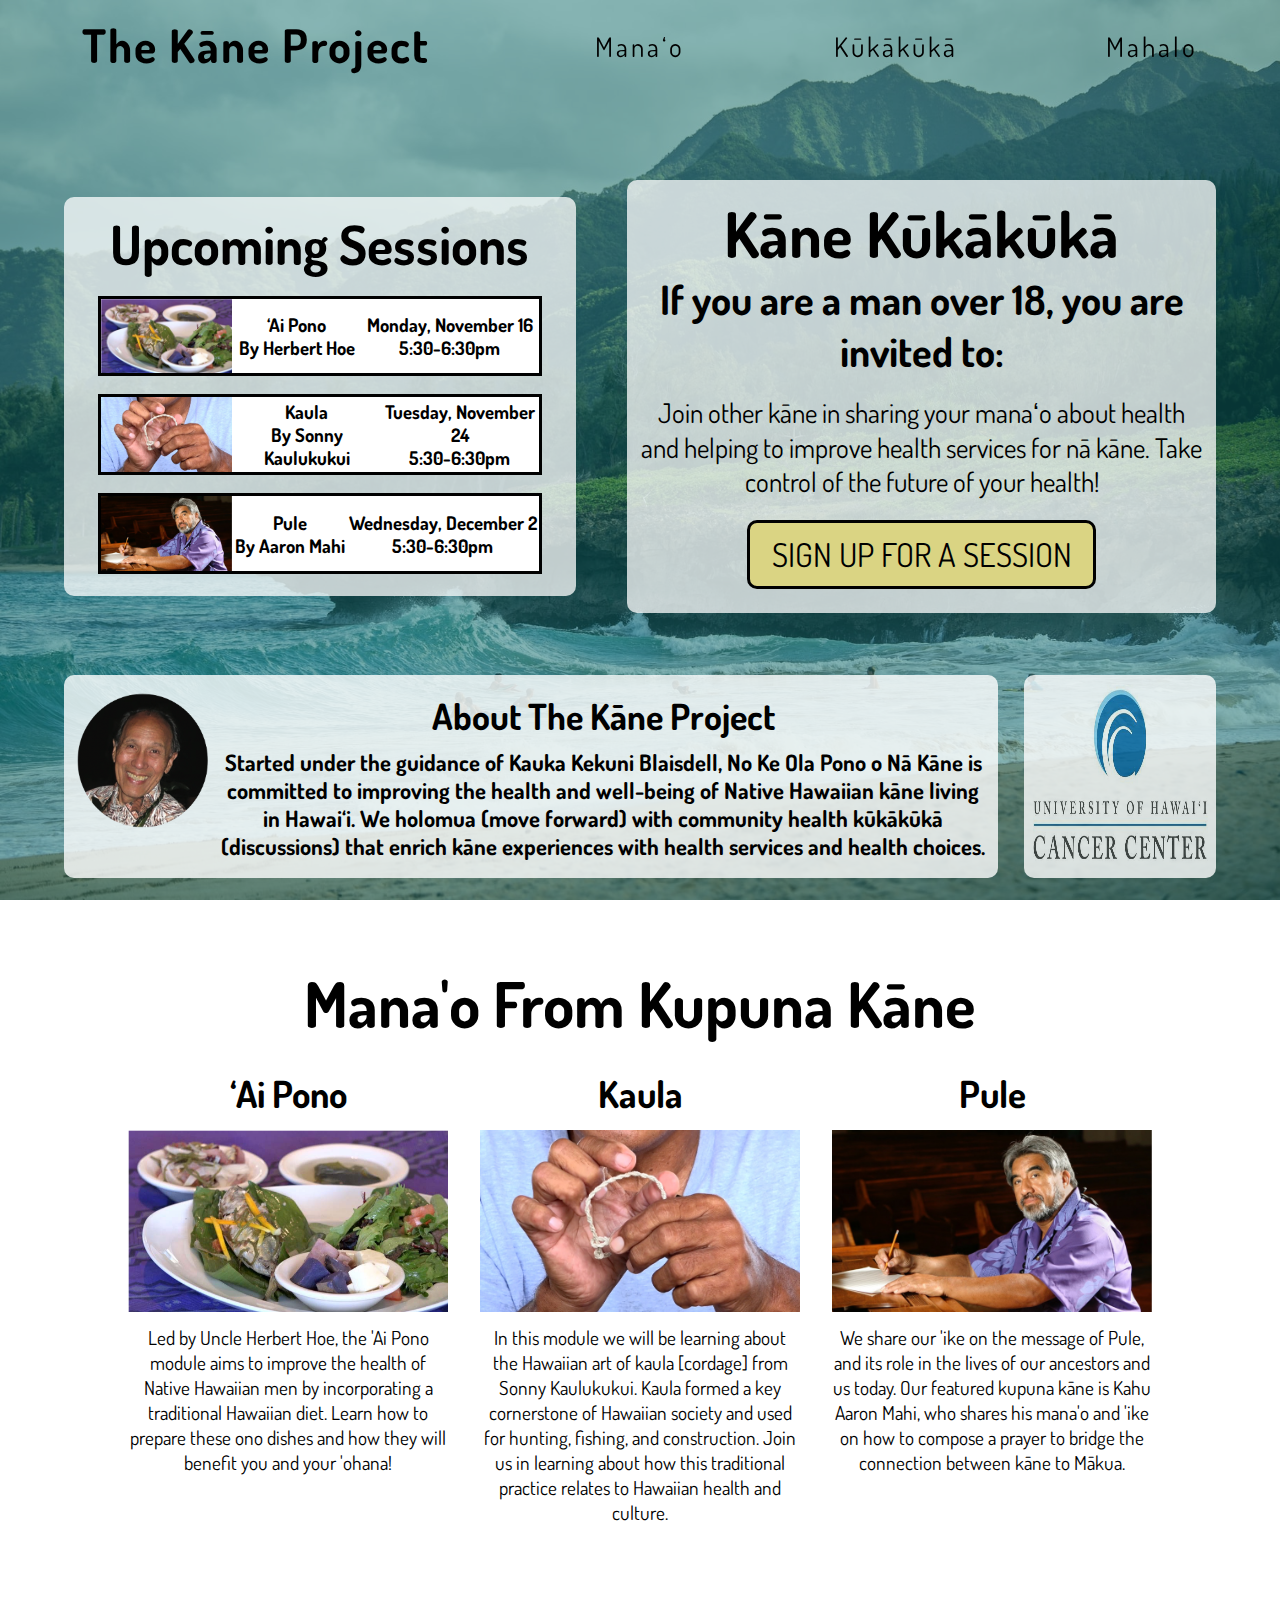
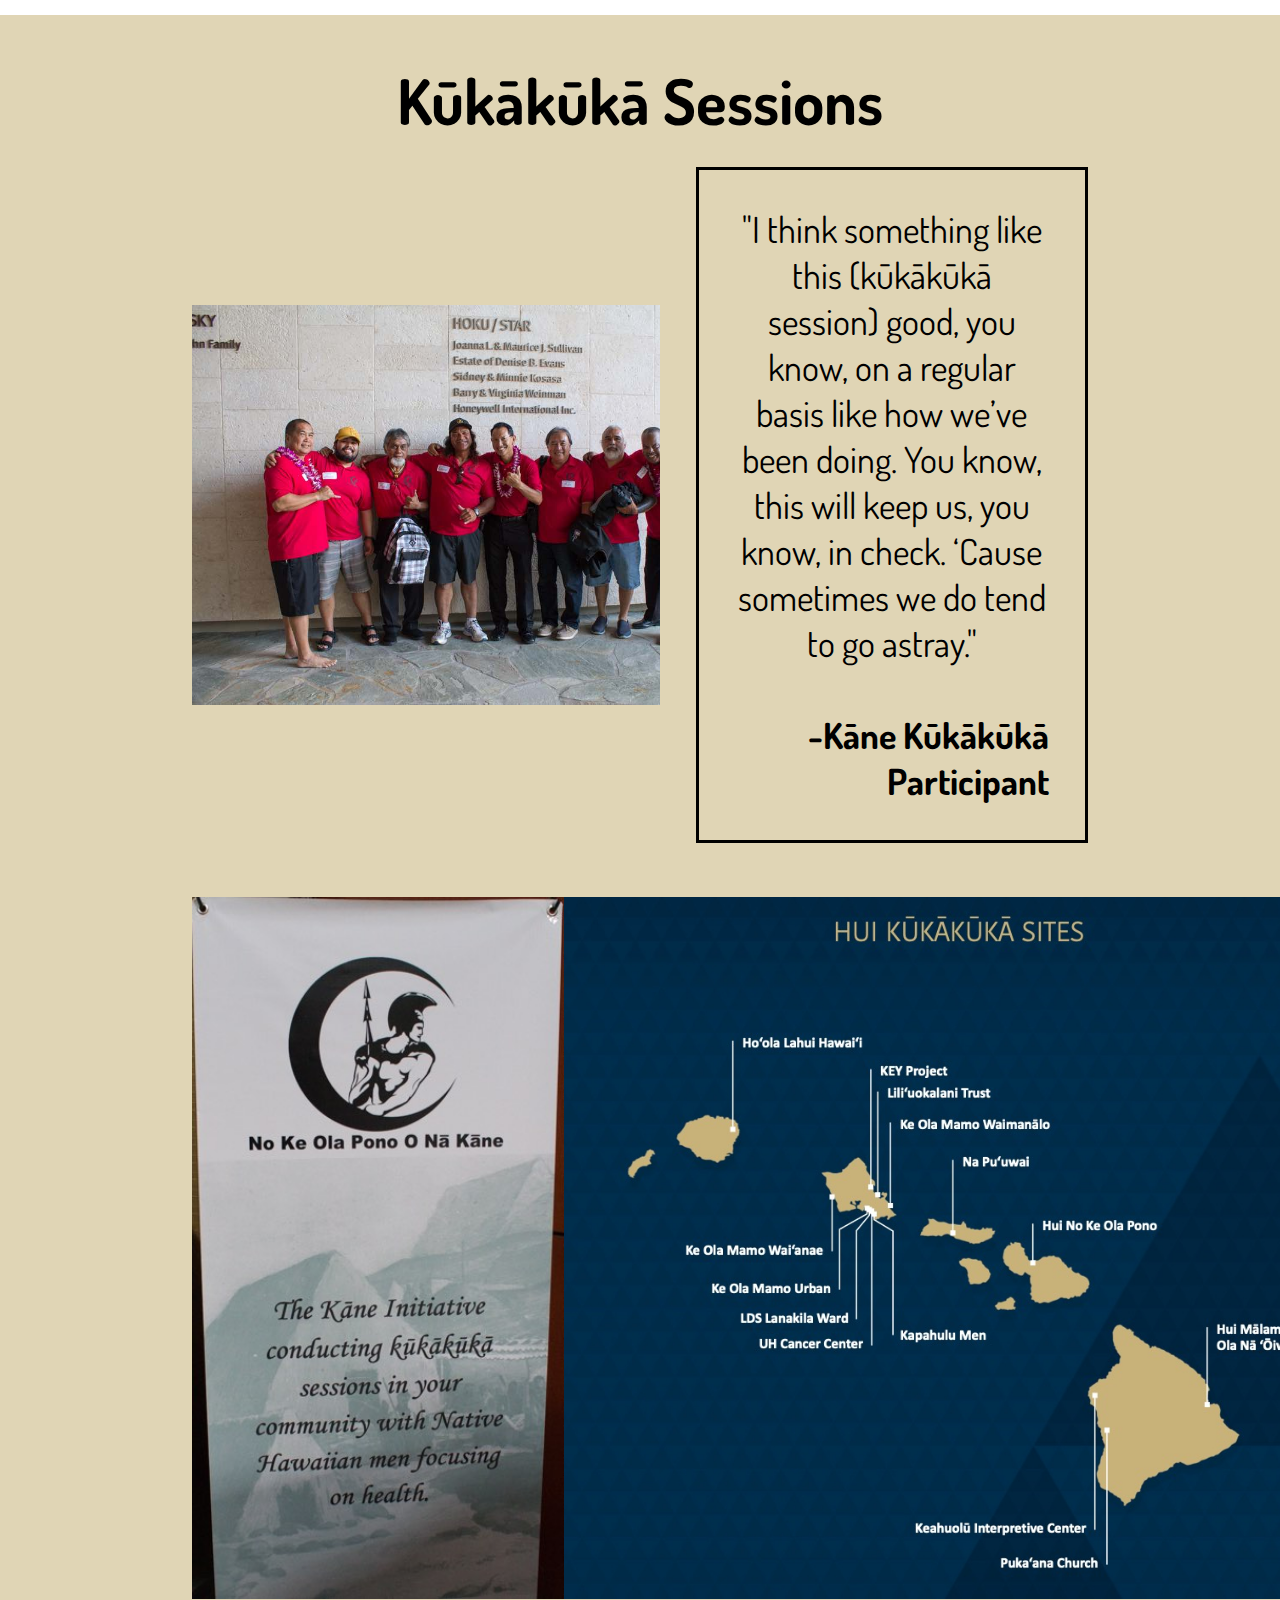
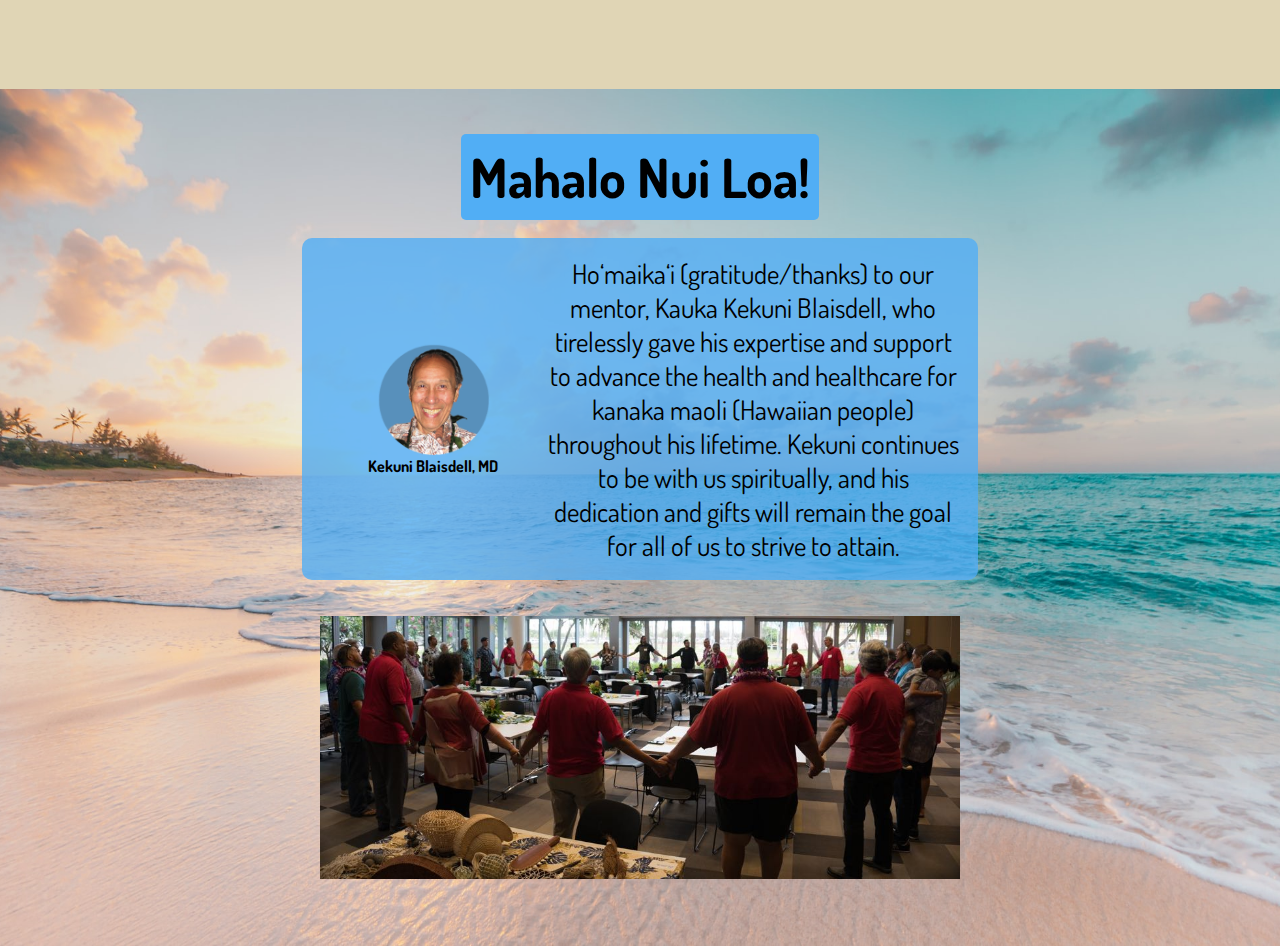
<file: index.html>
<!DOCTYPE html>
<html lang="en">
<head>
  <meta charset="UTF-8">
  <meta name="viewport" content="width=device-width, initial-scale=1.0">
  <link rel='icon' href='img/Favicon.png' type='image/icon'/ >
  <title>No Ke Ola Pono o Nā Kāne</title>
  <link rel="stylesheet" href="style.css">
  <link href="https://fonts.googleapis.com/css2?family=Dosis&display=swap" rel="stylesheet">
</head>
<body>
  <nav>
    <div class="logo">
      <a href = "index.html"><h1>The Kāne Project</h1></a>
    </div>
    <ul class = "nav-links">
      <li>
        <a href = "#manao">Mana‘o</a>
      </li>
      <li>
        <a href = "#kupuna">Kūkākūkā</a>
      </li>
      <li>
        <a href = "#kauka">Mahalo</a>
      </li>
    </ul>
    <div class="burger">
      <div class = "line1"></div>
      <div class = "line2"></div>
      <div class = "line3"></div>
    </div>
  </nav>
  <div class = "overlay">
  </div>
  <div class="home">
    <div class="landing">
      <div class="sessions">
        <h2>Upcoming Sessions</h2>
        <div class="sessions-scroll">
          <div class="session">
            <img src = "img/meal.jpg">
            <div class = "text">
              <h3>‘Ai Pono </br> By Herbert Hoe</h3>
              <h3>Monday, November 16 </br> 5:30-6:30pm</h3>
            </div>
          </div>
          <div class="session">
            <img src = "img/cordage.jpg">
            <div class = "text">
              <h3>Kaula </br> By Sonny Kaulukukui</h3>
              <h3>Tuesday, November 24 </br> 5:30-6:30pm</h3>
            </div>
          </div>
          <div class="session">
            <img src = "img/mahi.jpg">
            <div class = "text">
              <h3>Pule </br> By Aaron Mahi</h3>
              <h3>Wednesday, December 2 </br> 5:30-6:30pm</h3>
            </div>
          </div>
        </div>
      </div>
      <div class="signup">
        <h2>Kāne Kūkākūkā</h2>
        <h3>If you are a man over 18, you are invited to:</h3>
        <p>
          Join other kāne in sharing your manaʻo about health and
          helping to improve health services for nā kāne. Take control of
          the future of your health!
        </p>
        <button class="signup-link">SIGN UP FOR A SESSION</button>
      </div>
    </div>
    <div class="info">
      <div class = "about">
        <img src = "img/Kekuni.png">
        <div class = "text">
          <h2>About The Kāne Project</h2>
          <h4>Started under the guidance of Kauka Kekuni Blaisdell, No Ke Ola
            Pono o Nā Kāne is committed to improving the health and
            well-being of Native Hawaiian kāne living in Hawai‘i. We holomua
            (move forward) with community health kūkākūkā (discussions) that
            enrich kāne experiences with health services and health choices.
          </h4>
        </div>
      </div>
      <img src = "img/uhcc.jpg">
    </div>
  </div>
  <div class="modules" id = "kukakuka">
      <div class="invited">
        <h2>Mana'o From Kupuna Kāne</h2>
        <div class="descriptions">
          <div class="module">
            <h3>‘Ai Pono</h3>
            <img src = "img/meal.jpg">
            <p>
              Led by Uncle Herbert Hoe, the 'Ai Pono module aims to improve
              the health of Native Hawaiian men by incorporating a traditional
              Hawaiian diet. Learn how to prepare these ono dishes and how they
              will benefit you and your 'ohana!
            </p>
          </div>
          <div class="module">
            <h3>Kaula</h3>
            <img src = "img/cordage.jpg">
            <p>
              In this module we will be learning about the Hawaiian art of
              kaula [cordage] from Sonny Kaulukukui. Kaula formed a key cornerstone of Hawaiian
              society and used for hunting, fishing, and construction. Join us
              in learning about how this traditional practice relates to
              Hawaiian health and culture.
            </p>
          </div>
          <div class="module">
            <h3>Pule</h3>
            <img src = "img/mahi.jpg">
            <p>
              We share our 'ike on the message of Pule, and its role in the
              lives of our ancestors and us today. Our featured kupuna kāne is
              Kahu Aaron Mahi, who shares his mana'o and 'ike on how to
              compose a prayer to bridge the connection between kāne to Mākua.
            </p>
          </div>
        </div>
      </div>
  </div>
  <div class="kukakuka">
    <h2>Kūkākūkā Sessions</h2>
    <div class="testimony">
      <div class="testimony-img">
      </div>
      <div class="text">
        <p>
          "I think something like this (kūkākūkā session) good, you know,
          on a regular basis like how we’ve been doing. You know, this will keep
          us, you know, in check. ‘Cause sometimes we do tend to go astray."
        </p>
        <br/>
        <h4>-Kāne Kūkākūkā Participant</h4>
      </div>
    </div>
    <div class="locations">
      <img src = "img/session.jpg"/>
      <img src = "img/locations.jpg"/>
    </div>
  </div>
  <div class="people">
    <h2>Mahalo Nui Loa!</h2>
    <div class="kekuni-container">
      <div class="frame">
        <img src = "img/KekuniMahalo.png">
        <h4>Kekuni Blaisdell, MD</h4>
      </div>
      <p>Ho‘maika‘i (gratitude/thanks) to our mentor, Kauka Kekuni Blaisdell,
        who tirelessly gave his expertise and support to advance the health and
        healthcare for kanaka maoli (Hawaiian people) throughout his lifetime.
        Kekuni continues to be with us spiritually, and his dedication and gifts
        will remain the goal for all of us to strive to attain.
      </p>
    </div>
    <div class = "facilitators">
      <img src ="img/facilitators.jpg"/>
    </div>

  </div>
  <script src="script.js"></script>
</body>
</html>
</file>
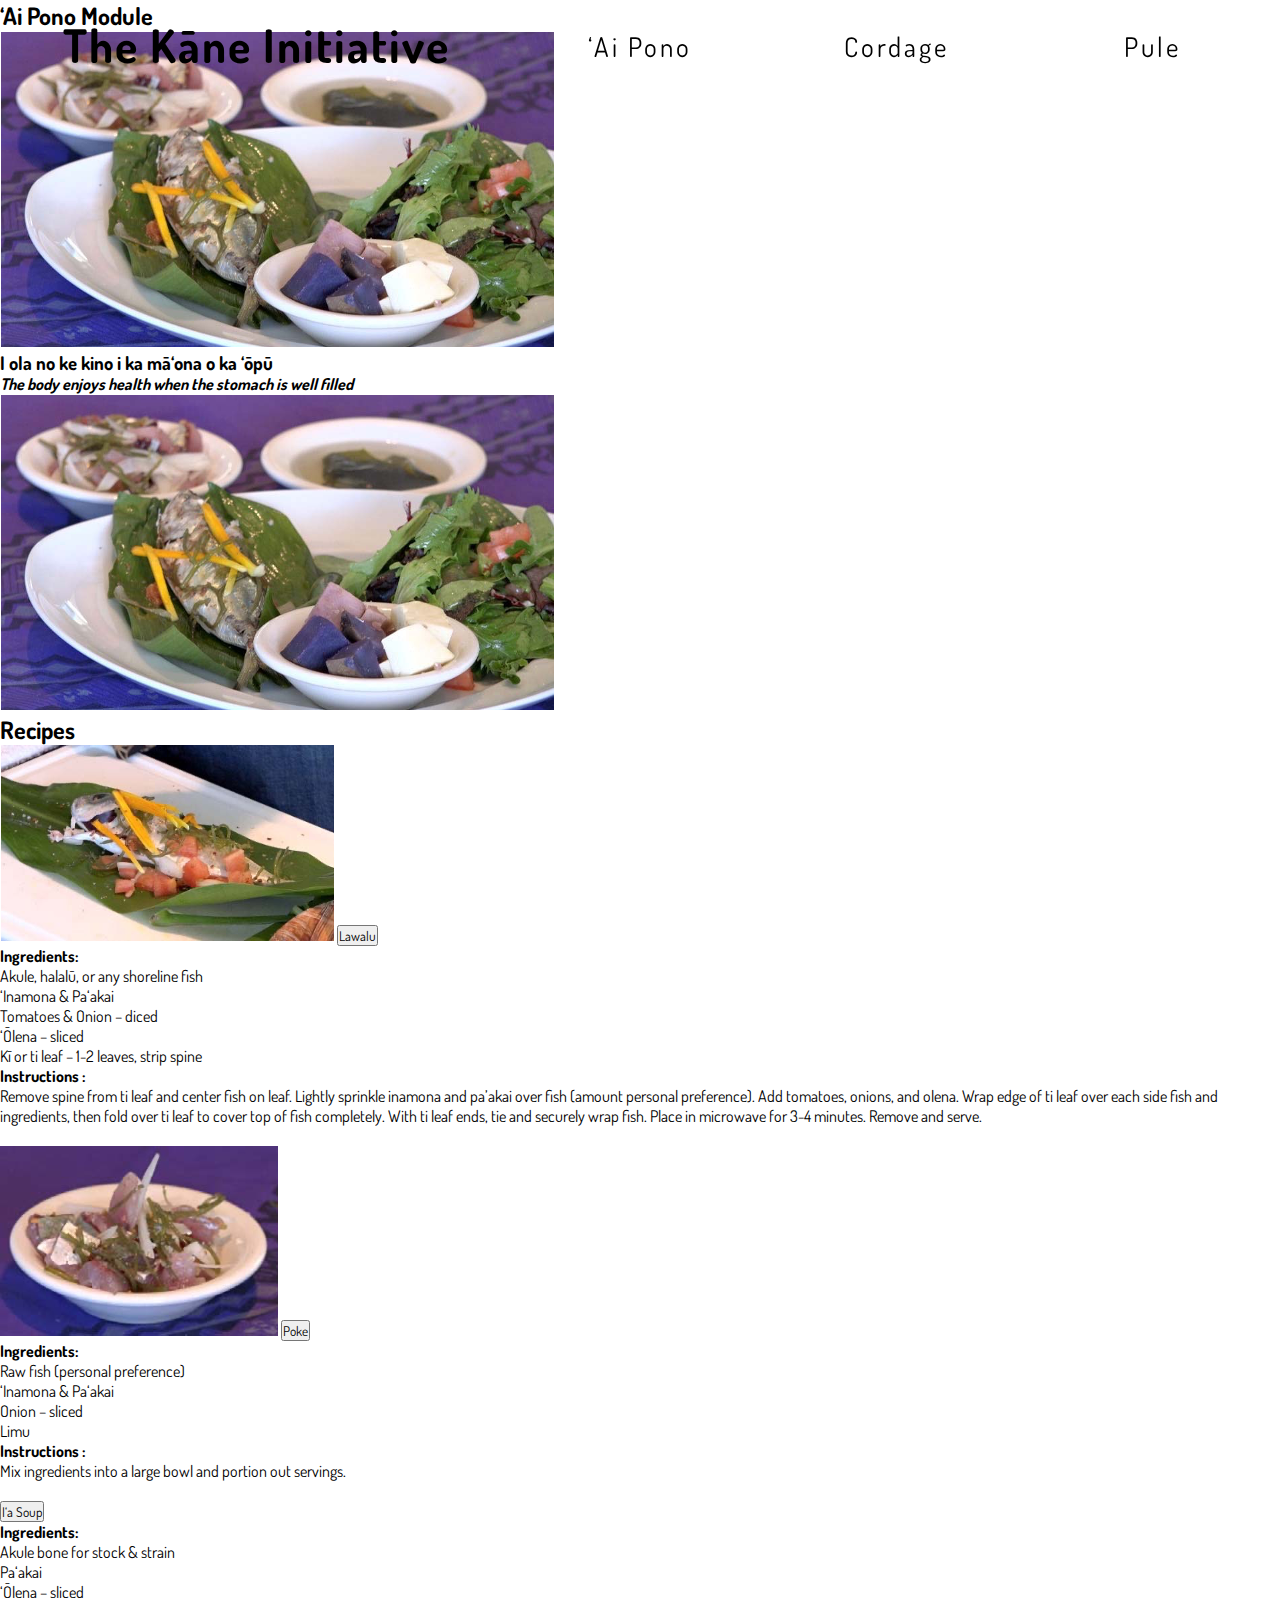
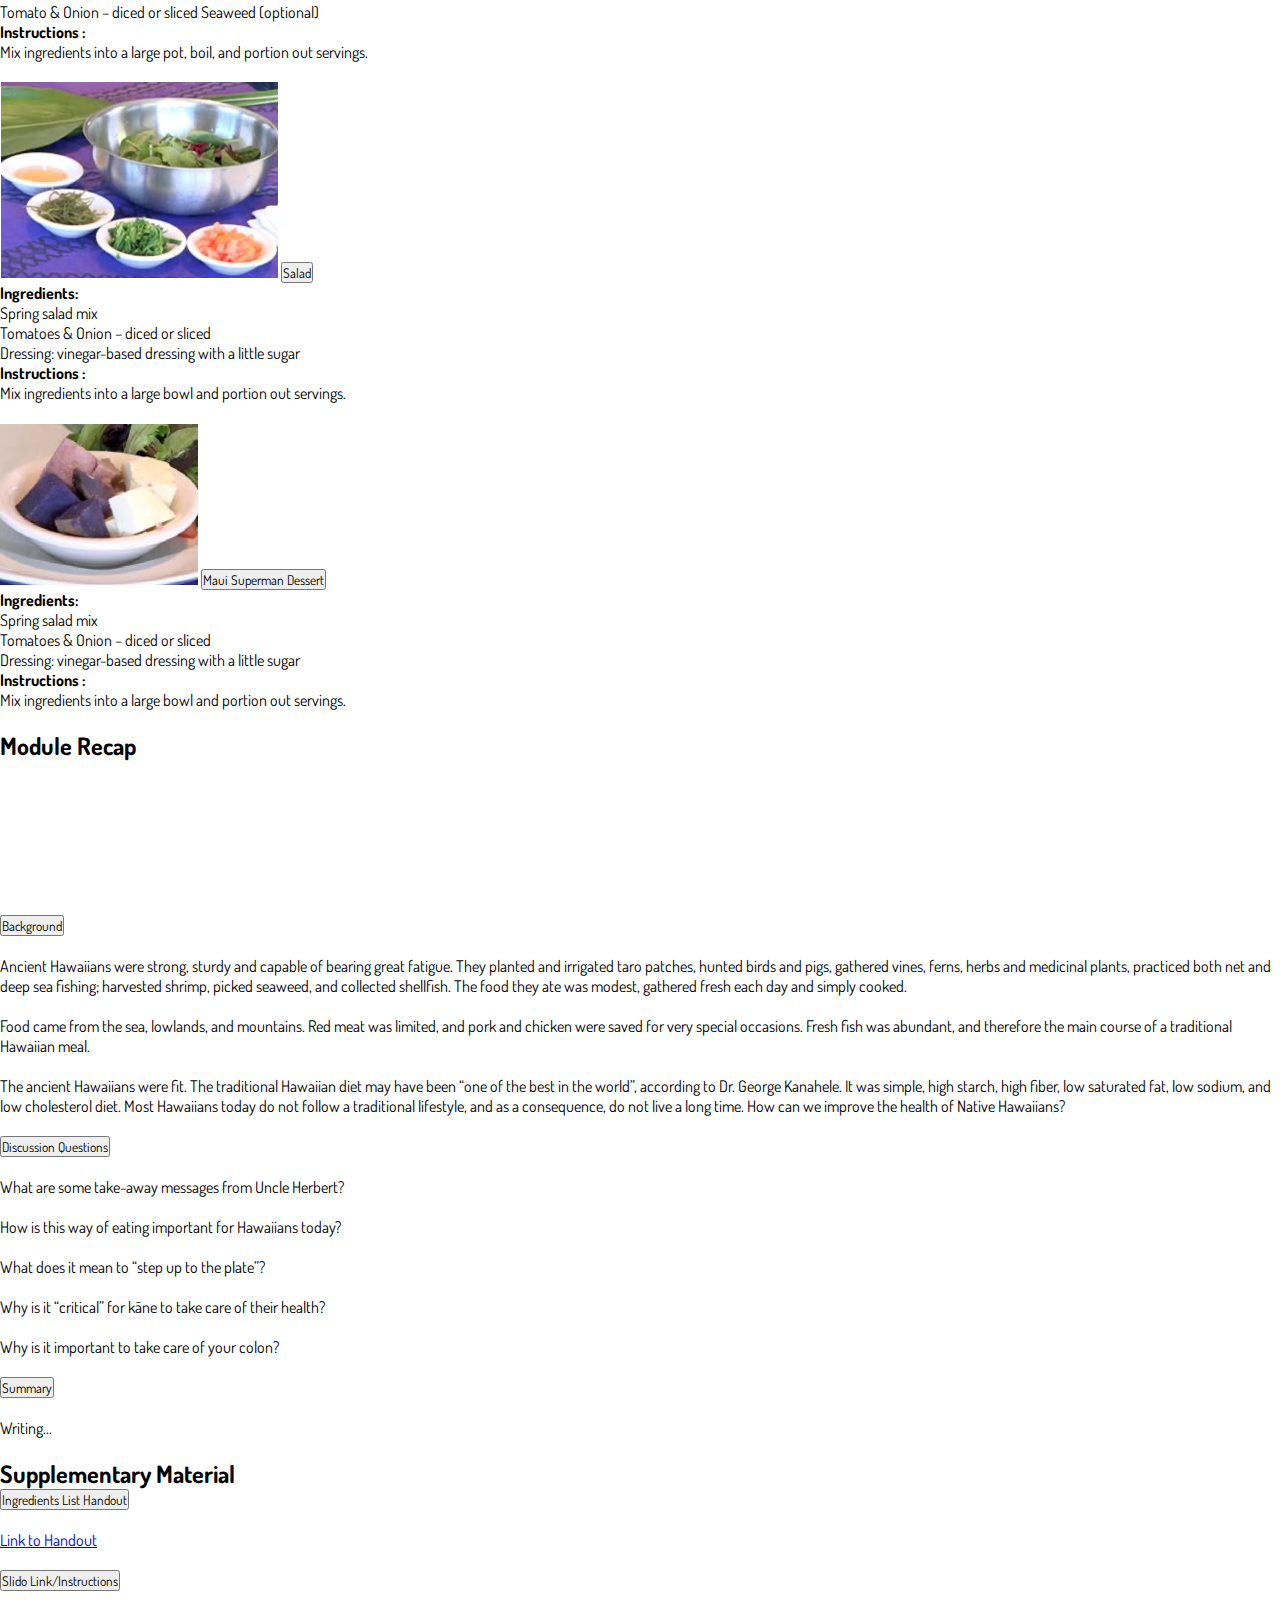
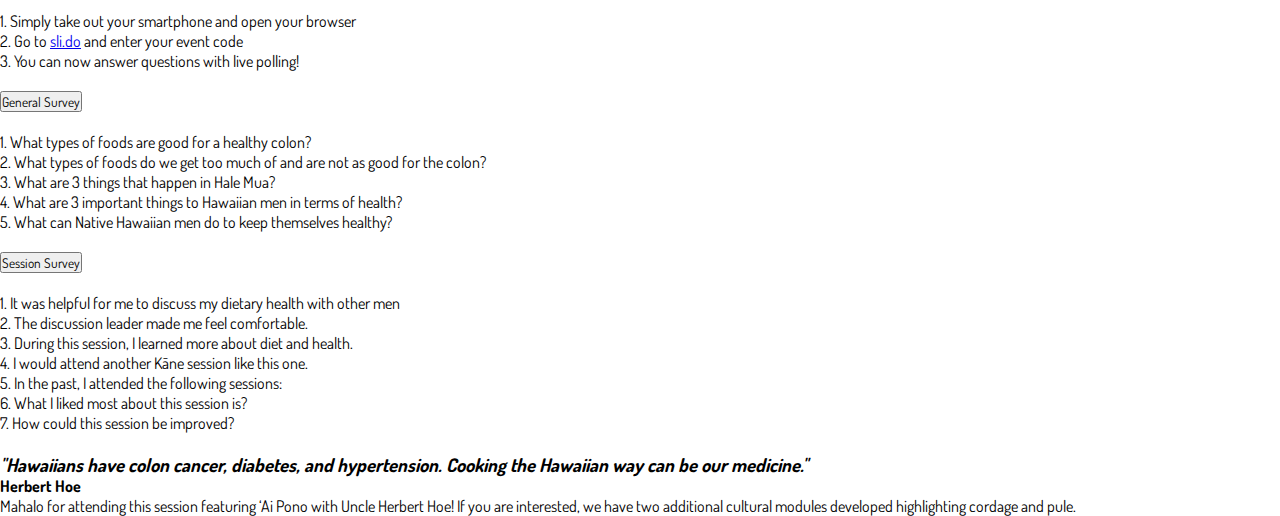
<file: aipono.html>
<!DOCTYPE html>
<html lang="en">
<head>
    <meta charset="UTF-8">
    <meta name="viewport" content="width=device-width, initial-scale=1.0">
    <title>ʻAi Pono</title>
    <link rel="stylesheet" href="style.css">
    <link href="https://fonts.googleapis.com/css2?family=Dosis&display=swap" rel="stylesheet">
</head>
<body>
    <nav>
        <div class="logo">
            <a href = "index.html"><h1>The Kāne Initiative</h1></a>
        </div>
        <ul class = "nav-links">
            <li>
                <a href = "aipono.html">‘Ai Pono</a>
            </li>
            <li>
                <a href = "#cordage">Cordage</a>
            </li>
            <li>
                <a href = "#pule">Pule</a>
            </li>
        </ul>
        <div class="burger">
            <div class = "line1"></div>
            <div class = "line2"></div>
            <div class = "line3"></div>
        </div>
    </nav>
    <div class="aipono">
        <div class="landing">
            <div class="text">
                <h2>‘Ai Pono Module</h2>
                <img src = "img/meal.jpg">
                <h3>I ola no ke kino i ka mā‘ona o ka ‘ōpū</h3>
                <em><h4>The body enjoys health when the stomach is well filled</h4></em>
            </div>
            <img src = "img/meal.jpg">
        </div>
        <div class="content">
            <div class="recipes">
                <h2>Recipes</h2>
                <div class="dish">
                    <div class="show">
                        <img src="img/lawalu.jpg" alt="Lawalu">
                        <button class="expandable">Lawalu</button>
                    </div>
                    <div class="text">
                        <h4>Ingredients:</h4>
                        <p>Akule, halalū, or any shoreline fish<br>
                            ‘Inamona & Pa‘akai<br>
                            Tomatoes & Onion – diced<br>
                            ‘Ōlena – sliced<br>
                            Kī or ti leaf – 1-2 leaves, strip spine</p>
                        <h4>Instructions :</h4>
                        <p>
                            Remove spine from ti leaf and center fish on leaf. Lightly sprinkle inamona and pa’akai over fish 
                            (amount personal preference). Add tomatoes, onions, and olena. Wrap edge of ti leaf over each side fish 
                            and ingredients, then fold over ti leaf to cover top of fish completely. With ti leaf ends, tie and 
                            securely wrap fish. Place in microwave for 3-4 minutes. Remove and serve.</p><br>                
                    </div>
                </div>
                
                <div class="dish">
                    <div class="show">
                        <img src="img/poke.jpg" alt="Poke">                        
                        <button class="expandable">Poke</button>
                    </div>
                    <div class="text">
                        <h4>Ingredients:</h4>
                        <p>Raw fish (personal preference)<br>
                            ‘Inamona & Pa‘akai<br>
                            Onion – sliced<br>
                            Limu</p>
                        <h4>Instructions :</h4>
                        <p>Mix ingredients into a large bowl and portion out servings.</p><br>
                   </div>
                </div>

                <div class="dish">
                    <div class="text-only">
                        <button class="expandable">I‘a Soup</button>
                    </div>
                    <div class="text">
                        <h4>Ingredients:</h4>
                        <p>
                            Akule bone for stock & strain<br>
                            Pa‘akai<br>
                            ‘Ōlena – sliced<br>
                            Tomato & Onion – diced or sliced Seaweed (optional)
                        </p>
                        <h4>Instructions :</h4>
                        <p>Mix ingredients into a large pot, boil, and portion out servings.</p><br>
                    </div>
                </div>
                
                <div class="dish">
                    <div class="show">
                        <img src="img/salad.jpg" alt="Salad">
                        <button class="expandable">Salad</button>
                    </div>
                    <div class="text">
                        <h4>Ingredients:</h4>
                        <p>Spring salad mix<br>
                            Tomatoes & Onion – diced or sliced<br>
                            Dressing: vinegar-based dressing with a little sugar</p>
                        <h4>Instructions :</h4>
                        <p>Mix ingredients into a large bowl and portion out servings.</p><br>
                    </div>
                </div>

                <div class="dish">
                    <div class="show">
                        <img src="img/dessert.jpg" alt="Maui Superman Dessert">
                        <button class="expandable">Maui Superman Dessert</button>
                    </div>
                    <div class="text">
                        <h4>Ingredients:</h4>
                        <p>Spring salad mix<br>
                            Tomatoes & Onion – diced or sliced<br>
                            Dressing: vinegar-based dressing with a little sugar</p>
                        <h4>Instructions :</h4>
                        <p>Mix ingredients into a large bowl and portion out servings.</p><br>
                    </div>
                </div>

            </div>
            <div class="recap">
                <div class="outline">
                    <h2>Module Recap</h2>
                    <div class="video-container">
                        <iframe src="https://player.vimeo.com/video/356830413" frameborder="0" allow="autoplay; fullscreen" allowfullscreen></iframe>
                    </div>
                    <button class="expandable">Background</button>
                    <div class="text">
                        <p>
                            <br>
                            Ancient Hawaiians were strong, sturdy and capable of bearing great fatigue.
                            They planted and irrigated taro patches, hunted birds and pigs, gathered vines, ferns, herbs and 
                            medicinal plants, practiced both net and deep sea fishing; harvested shrimp, picked seaweed, and 
                            collected shellfish. The food they ate was modest, gathered fresh each day and simply cooked. 
                            <br><br>
                            Food came from the sea, lowlands, and mountains.  Red meat was limited, and pork and chicken were 
                            saved for very special occasions.  Fresh fish was abundant, and therefore the main course of a 
                            traditional Hawaiian meal. 
                            <br><br>
                            The ancient Hawaiians were fit. The traditional Hawaiian diet may have been “one of the best in the 
                            world”, according to Dr. George Kanahele.  It was simple, high starch, high fiber, low saturated fat, 
                            low sodium, and low cholesterol diet. Most Hawaiians today do not follow a traditional lifestyle, 
                            and as a consequence, do not live a long time. How can we improve the health of Native Hawaiians?  
                        </p><br>
                    </div>
                    <button class="expandable">Discussion Questions</button>
                    <div class="text">
                        <p> 
                            <br>
                            What are some take-away messages from Uncle Herbert?<br><br>
                            How is this way of eating important for Hawaiians today?<br><br>
                            What does it mean to “step up to the plate”?<br><br>
                            Why is it “critical” for kāne to take care of their health?<br><br>
                            Why is it important to take care of your colon?
                        </p><br>
                    </div>
                    <button class="expandable">Summary</button>
                    <div class="text">
                        <p><br>Writing...</p><br>
                    </div>
                </div>
                <div class="materials">
                    <h2>Supplementary Material</h2>
                    <button class="expandable">Ingredients List Handout</button>
                    <div class="text">
                        <a href = "files/IngredientsTable.pdf" target = "_blank"><p><br>Link to Handout</p><br></a>
                    </div>
                    <button class="expandable">Slido Link/Instructions</button>
                    <div class="text">
                        <p><br>
                            1. Simply take out your smartphone and open your browser<br>
                            2. Go to <a href = "https://www.sli.do/" target = "_blank">sli.do</a> and enter your event code<br>
                            3. You can now answer questions with live polling!<br>
                        </p><br>
                    </div>
                    <button class="expandable">General Survey</button>
                    <div class="text">
                        <p><br>
                            1. What types of foods are good for a healthy colon?<br>
                            2. What types of foods do we get too much of and are not as good for the colon?<br>
                            3. What are 3 things that happen in Hale Mua?<br>
                            4. What are 3 important things to Hawaiian men in terms of health?<br>
                            5. What can Native Hawaiian men do to keep themselves healthy?<br>
                        </p><br>
                    </div>
                    <button class="expandable">Session Survey</button>
                    <div class="text">
                        <p><br>
                            1. It was helpful for me to discuss my dietary health with other men<br>
                            2. The discussion leader made me feel comfortable.<br>
                            3. During this session, I learned more about diet and health. <br>
                            4. I would attend another Kāne session like this one.<br>
                            5. In the past, I attended the following sessions:<br>
                            6. What I liked most about this session is?<br>
                            7. How could this session be improved?<br>
                        </p><br>
                    </div>
                </div>
                
                
            </div>
        </div>
        <div class="quote">
            <em><h3>
                "Hawaiians have colon cancer, diabetes, and hypertension.
                Cooking the Hawaiian way can be our medicine."
            </h3></em>
            <h4>Herbert Hoe</h4>
        </div>
        <div class="mahalo">
            <p>
                Mahalo for attending this session featuring ‘Ai Pono with Uncle Herbert Hoe! 
                If you are interested, we have two additional cultural modules developed highlighting cordage and pule.  
            </p>
        </div>
        
    </div>
    <script src="script.js"></script>
</body>
</html>
</file>
<file: style.css>
*{
  margin: 0;
  padding: 0;
	scroll-behavior: smooth;
	font-family: 'Dosis', sans-serif;
}

nav {
  display: flex;
	justify-content: space-between;
	width: 100%;
	min-height: 10vh;
	position: fixed;
  transition: 0.6s;
  z-index: 2;
}

nav.sticky {
	background: white;
	border-bottom: ridge;
	border-bottom-width: 1px;
	min-height: 8vh;
	z-index: 4;
}

nav.sticky a {
	color: black;
}

.logo {
	align-items: center;
	display: flex;
	text-align: center;
	justify-content: center;
	width: 40vw;
	z-index: 1;

	transition: 0.6s;
}

.logo h1 {
  font-size: calc(1.5vw + 3vh);
  display: flex;
  letter-spacing: 2px;
}

.logo a {
	color: black;
	text-decoration: none;
}

nav.sticky .logo h1 {
	font-size: calc(1vw + 2vh);
}

.nav-links {
	display: flex;
	justify-content: space-around;
	align-items: center;
  width: 60%;
  z-index: 1;
}

.nav-links a {
	color: black;
	text-decoration: none;
	letter-spacing: 3px;
	font-size: 3vh;
}

.nav-links li {
  font-size: calc(1vw + 2vh);
  list-style: none;
	text-align: center;
	width: 20%;
	line-height: 5vh;
}

.nav-links li:hover {
	background-color: rgb(218, 212, 131, 0.7);
}

.burger {
	display: none;
	cursor: pointer;
	align-self: center;
	margin-right: 20px;
	z-index: 3;
}

.burger div{
	width: 25px;
	height: 3px;
	background-color: black;
	margin: 5px;
	transition: all 0.3s ease;
}

@media screen and (max-width: 1024px){
	.logo {
		font-size: 3vh;
	}
	.nav-links {
		width: 70%;
	}
}

@media screen and (max-width: 768px){
	body{
		overflow-x: hidden;
	}
	.nav-links {
		position: absolute;
		right: 0px;
		height: 100vh;
		background-color: white;/*#1b688c;*/
		display: flex;
		flex-direction: column;
		align-items: center;
		width: 100%;
		transform: translateX(100%);
		z-index: 2;
	}
	.nav-links li{
		opacity: 0;
		width: 50%;
	}
	.nav-links a {
		color: black;
	}
	.burger{
		display: block;
	}
	.logo {
		width: 80vw;
	}
}

.nav-active{
	transition: transform 0.5s ease-in;
	transform: translateX(0%);
}

@keyframes navLinkFade{
	from{
		opacity: 0;
		transform: translateX(50px);
	}
	to{
		opacity: 1;
		transform: translateX(0px);
	}
}

.toggle div {
	background-color: black;
}

.toggle .line1{
	transform: rotate(-45deg) translate(-5px,6px);
}
.toggle .line2{
	opacity: 0;
}
.toggle .line3{
	transform: rotate(45deg) translate(-5px,-6px);
}

.overlay {
	position: absolute;
	height: 100vh;
	width: 100vw;
	background-color: rgba(14, 105, 105, 0.5);
}

.home {
  background-image: url("img/home.jpg");
  background-size: cover;
  background-position: top center;
  height: 100vh;
	width: 100vw;
	display: flex;
	justify-content: center;
}

.home .landing {
	align-items: center;
	display: flex;
  justify-content: space-between;
	position: absolute;
	top: 20vh;
  width: 90%;
}

.home .sessions {
  background-color: rgba(256, 256, 256, 0.75);
  border-radius: 10px;
	padding: 1vw;
	text-align: center;
  width: 38vw;
  overflow-y: scroll;
}

.home .sessions-scroll {
  align-items: center;
  display: flex;
  flex-direction: column;
  height: 32vh;
  margin-top: 2vh;
  overflow-y: scroll;
}

.home .sessions h2 {
  font-size: 6vh;
}

.home .session {
  align-items: center;
  background-color: white;
  border-style: solid;
  display: flex;
  margin-bottom: 2vh;
  justify-content: space-between;
  width: 90%;
}

.home .session .text {
  display: flex;
  justify-content: space-around;
  width: 100%;
}

.home .session img {
  width: 30%;
}

.home .signup {
  background-color: rgba(256, 256, 256, 0.75);
  border-radius: 10px;
	padding: 1vw;
	text-align: center;
	width: 44vw;
}

.home .signup h2 {
  font-size: 7vh;
}

.home .signup h3 {
  font-size: 4.5vh;
}

.home .signup p {
  font-size: 3vh;
	margin-top: 2vh;
}

.home .signup-link {
  background-color: rgb(218, 212, 131);
	cursor: pointer;
	padding: calc(0.5vw + 0.5vh) calc(1vw + 1vh);
	border: solid;
	text-align: center;
	border-radius: 10px;
	font-size: calc(1.5vh + 1.5vw);
  margin: calc(1vh + 1vw) 0 calc(0.5vh + 0.5vw);
}

.home .info {
  display: flex;
  position: absolute;
  justify-content: space-between;
  top: 75vh;
  width: 90%;
}

.home .info .about {
  background-color: rgba(256, 256, 256, 0.8);
  border-radius: 10px;
  display: flex;
  margin-right: 2vw;
  padding: 2vh 1vw;
  text-align: center;
}

.home .info .about img {
  height: 15vh;
  opacity: 1;
  width: 15vh;
}

.home .info .about .text {
  margin-left: 1vw;
}

.home .info .text h2 {
  font-size: 4vh;
  margin-bottom: 1vh;
}

.home .info .text h4 {
  font-size: 2.5vh;
}

.home .info img {
  border-radius: 10px;
  opacity: 0.8;
  width: 15vw;
}

/*@media screen and (max-width: 1024px){
	.home .signup {
		width: 50vw;
	}
}

@media screen and (max-width: 768px){
	.home .landing {
		left: 15vw;
	}
	.home .signup {
		width: 100%;
	}
	.home .signup p {
		font-size: 2.5vh;
	}
}

@media screen and (max-width: 480px){
	.home .signup {
		top: 25vh;
	}
}*/


.modules {
	margin-top: 5vh;
	display: flex;
	justify-content: center;
	background-color: white;
}

.modules .descriptions {
  display: flex;
  margin-bottom: 10vh;
  justify-content: space-between;
  width: 80vw;
}

.modules .descriptions .module {
  align-items: center;
  display: flex;
  flex-direction: column;
  text-align: center;
  width: 25vw;
}

.modules .descriptions .module {
  width: 25vw;
}

.modules .descriptions .module img {
  width: 25vw;
}

.modules .descriptions .module p {
  margin-top: 1vw;
  font-size: calc(1vh + 0.8vw);
}

.modules .invited h3 {
  margin-top: 3vh;
	font-size: calc(2vh + 1.5vw);
	text-align: center;
  margin-bottom: 1vw;
}

.invited {
	align-items: center;
	display: flex;
	flex-direction: column;
	margin-top: 2vh;
}

.invited h2 {
	font-size: 7vh;/*calc(3vh + 2vw);*/
	text-align: center;
}

/*.invited h3 {
	margin-top: 3vh;
	font-size: calc(2vh + 1.5vw);
	text-align: center;
}*/

@media screen and (max-width: 540px){
	.invited h2 {
		font-size: calc(4vh + 4vw);
	}
	.invited h3 {
		font-size: calc(2.5vh + 2.5vw);
		width: 90%;
	}
	.invited ul {
		font-size: calc(1.5vh + 1.5vw);
		line-height: calc(3vh + 3vw);
	}
}

.kukakuka {
  align-items: center;
  background-color: #E0D5B5;
	width: 100vw;
  display: flex;
  flex-direction: column;
  justify-content: center;
  height: 100%;
  padding-bottom: 10vh;
}

.kukakuka h2 {
  font-size: 7vh;
  margin: 5vh 0 3vh;
}

.kukakuka .testimony {
  align-items: center;
  display: flex;
  width: 70%;
}

.kukakuka .testimony .testimony-img {
  background-image: url("img/testimony.jpg");
  background-size: cover;
  height: 400px;
  width: 600px;
}

.kukakuka .testimony .text {
  border-style: solid;
  font-size: 4vh;
  padding: 4vh;
  margin-left: 4%;
  text-align: center;
  width: 45%;
}

.kukakuka .testimony .text h4 {
  text-align: right;
}

.kukakuka .locations {
  align-items: center;
  display: flex;
  justify-content: space-between;
  margin-top: 6vh;
  width: 70%;
}

.kukakuka .locations img {
  height: 78vh;
}

.people {
  align-items: center;
  background-image: url("img/mahalo.jpg");
  background-size: cover;
  background-position: top;
  color: black;
	width: 100vw;
  display: flex;
  flex-direction: column;
  justify-content: center;
  height: 100%;
  padding-bottom: 5vh;
}

.people h2 {
  background-color: rgb(81, 174, 245);;
  border-radius: 5px;
  padding: 1vh;
  margin-top: 5vh;
  margin-bottom: 2vh;
  font-size: 6vh;
}

.people h3 {
  border-radius: 5px;
  padding: 1vh;
  margin-top: 3vh;
  margin-bottom: 1vh;
  font-size: 4vh;
}

.kekuni-container {
  background-color: rgba(81, 174, 245, 0.8);
  border-radius: 10px;
  display: flex;
  justify-content: center;
  padding: 2vh;
  width: 50%;
}

.kekuni-container .frame {
  align-items: center;
  display: flex;
  flex-direction: column;
  justify-content: center;
}

.kekuni-container img {
  width: 50%;
}

.kekuni-container p{
  align-items: center;
  display: flex;
  font-size: 3vh;
  text-align: center;
  width: 70%;
}

.people .facilitators {
  margin-top: 2vh;
  padding: 2vh;
  width: 50%;
}

.people .facilitators img {
  width: 100%;
}
</file>
